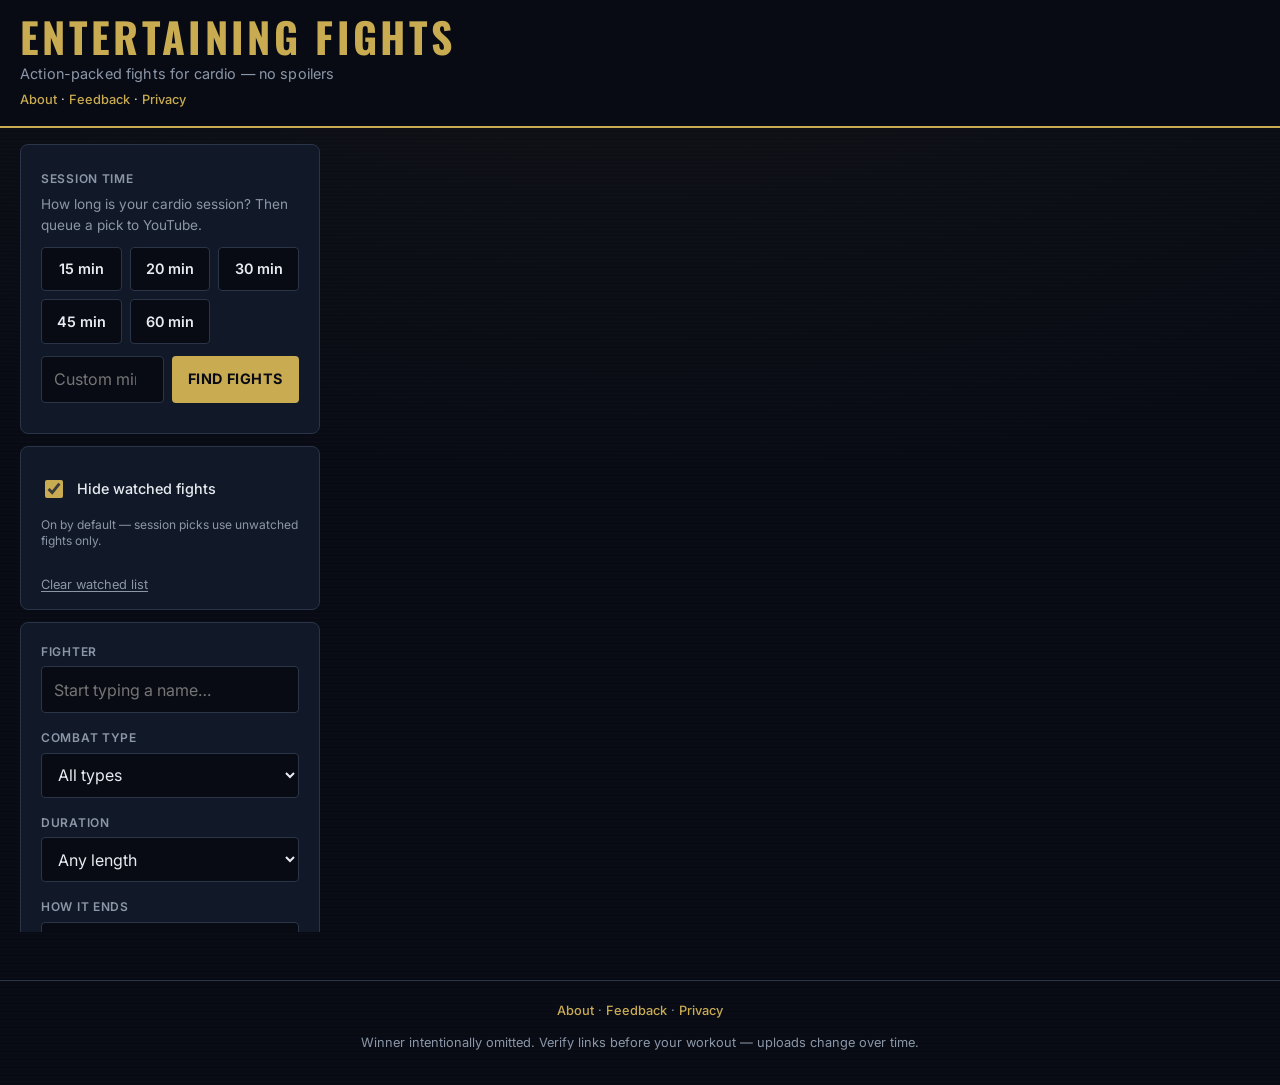
<file: index.html>
<!DOCTYPE html>
<html lang="en">
<head>
  <meta charset="UTF-8">
  <meta name="viewport" content="width=device-width, initial-scale=1.0, viewport-fit=cover">
  <meta name="theme-color" content="#080b14">
  <meta name="apple-mobile-web-app-capable" content="yes">
  <meta name="apple-mobile-web-app-status-bar-style" content="black-translucent">
  <title>Entertaining Fights — Cardio Watchlist</title>
  <link rel="preconnect" href="https://fonts.googleapis.com">
  <link rel="preconnect" href="https://fonts.gstatic.com" crossorigin>
  <link href="https://fonts.googleapis.com/css2?family=Inter:wght@400;500;600;700&family=Oswald:wght@500;600;700&display=swap" rel="stylesheet">
  <link rel="stylesheet" href="css/style.css?v=202607013">
</head>
<body>
  <header class="site-header">
    <div class="header-inner">
      <div class="brand">
        <h1><a href="index.html" class="brand-link" id="brand-home">Entertaining Fights</a></h1>
        <p class="tagline">Action-packed fights for cardio — no spoilers</p>
        <p class="brand-nav"><a href="about.html">About</a> · <a href="feedback.html">Feedback</a> · <a href="privacy.html">Privacy</a></p>
      </div>
      <div class="header-actions">
        <div class="auth-bar" id="auth-bar" aria-live="polite"></div>
        <div class="stats-scroll">
          <div class="stats" id="stats"></div>
        </div>
      </div>
    </div>
  </header>

  <div class="mobile-toolbar" id="mobile-toolbar" aria-label="Quick actions">
    <div class="mobile-run-group">
      <button
        type="button"
        class="mobile-tool-btn touch-target"
        id="mobile-run-toggle"
        aria-expanded="false"
        aria-controls="run-time-panel"
      >
        <span class="mobile-tool-icon" aria-hidden="true">⏱</span>
        <span class="mobile-tool-label" id="mobile-run-label">Session</span>
      </button>
      <button
        type="button"
        class="mobile-clear-run touch-target hidden"
        id="mobile-clear-run"
        aria-label="Clear session time"
        title="Clear session time"
      >
        ✕
      </button>
    </div>
    <button
      type="button"
      class="mobile-tool-btn touch-target"
      id="mobile-filters-toggle"
      aria-expanded="false"
      aria-controls="filters-drawer"
    >
      <span class="mobile-tool-icon" aria-hidden="true">☰</span>
      <span class="mobile-tool-label">Filters</span>
      <span class="mobile-tool-badge hidden" id="mobile-filter-badge" aria-label="Active filters"></span>
    </button>
  </div>

  <main class="main">
    <aside class="sidebar" id="sidebar">
      <div class="sidebar-card run-time-panel" id="run-time-panel">
        <label for="run-time">Session time</label>
        <p class="run-time-hint">How long is your cardio session? Then queue a pick to YouTube.</p>
        <div class="run-time-presets" role="group" aria-label="Session time presets">
          <button type="button" class="run-preset touch-target" data-minutes="15">15 min</button>
          <button type="button" class="run-preset touch-target" data-minutes="20">20 min</button>
          <button type="button" class="run-preset touch-target" data-minutes="30">30 min</button>
          <button type="button" class="run-preset touch-target" data-minutes="45">45 min</button>
          <button type="button" class="run-preset touch-target" data-minutes="60">60 min</button>
        </div>
        <div class="run-time-input-row">
          <input type="number" id="run-time" class="touch-input" min="5" max="90" step="1" placeholder="Custom min" inputmode="numeric" aria-label="Custom session minutes">
          <button type="button" class="btn-run-find touch-target" id="run-find">Find fights</button>
        </div>
        <div class="run-time-actions">
          <button type="button" class="btn-clear-run touch-target hidden" id="clear-run">Clear session</button>
          <button type="button" class="btn-run-refresh touch-target hidden" id="run-refresh" title="Show different fight picks">New picks ↻</button>
        </div>
      </div>

      <div class="filters-drawer" id="filters-drawer">
        <div class="sidebar-card watched-filter-group">
          <label class="watched-filter-label touch-target">
            <input type="checkbox" id="hide-watched" checked>
            Hide watched fights
          </label>
          <p class="watched-filter-hint">On by default — session picks use unwatched fights only.</p>
          <p class="watched-progress" id="watched-progress"></p>
          <button type="button" class="btn-reset-watched touch-target" id="reset-watched">Clear watched list</button>
        </div>

        <div class="sidebar-card filters-panel">
        <div class="filter-group fighter-search-group">
          <label for="fighter-search">Fighter</label>
          <div class="fighter-search-wrap">
            <input
              type="search"
              id="fighter-search"
              class="touch-input"
              placeholder="Start typing a name…"
              autocomplete="off"
              role="combobox"
              aria-expanded="false"
              aria-controls="fighter-suggestions"
              aria-autocomplete="list"
            >
            <ul class="fighter-suggestions hidden" id="fighter-suggestions" role="listbox"></ul>
          </div>
        </div>

        <div class="filter-group">
          <label for="sport">Combat type</label>
          <select id="sport" class="touch-input">
            <option value="all">All types</option>
            <option value="boxing">Boxing</option>
            <option value="mma">MMA</option>
            <option value="kickboxing">Kickboxing</option>
            <option value="muay thai">Muay Thai</option>
          </select>
        </div>

        <div class="filter-group">
          <label for="duration">Duration</label>
          <select id="duration" class="touch-input">
            <option value="all">Any length</option>
            <option value="short">Under 20 min</option>
            <option value="medium">20–35 min</option>
            <option value="long">35+ min</option>
          </select>
        </div>

        <div class="filter-group">
          <label for="ending">How it ends</label>
          <select id="ending" class="touch-input">
            <option value="all">Any ending</option>
            <option value="ko">KO / TKO</option>
            <option value="submission">Submission</option>
            <option value="decision">Decision</option>
            <option value="draw">Draw / No contest</option>
          </select>
        </div>

        <div class="filter-group">
          <label for="sort">Sort by</label>
          <select id="sort" class="touch-input">
            <option value="featured">Featured (mixed eras)</option>
            <option value="year-desc">Year (newest)</option>
            <option value="year-asc">Year (oldest)</option>
            <option value="duration-asc">Duration (shortest)</option>
            <option value="duration-desc">Duration (longest)</option>
            <option value="fighters">Fighters (A–Z)</option>
          </select>
        </div>

        <button type="button" class="btn-reset touch-target" id="reset">Clear filters</button>
        </div>
      </div>
    </aside>

    <section class="content">
      <div class="youtube-queue-bar hidden" id="youtube-queue-bar" aria-live="polite"></div>
      <div class="run-recommendations hidden" id="run-recommendations"></div>
      <p class="results-count" id="results-count"></p>
      <div class="fight-grid" id="fight-grid"></div>
      <p class="empty-state hidden" id="empty-state">No fights match your filters.</p>
    </section>
  </main>

  <footer class="site-footer">
    <p class="site-footer-nav"><a href="about.html">About</a> · <a href="feedback.html">Feedback</a> · <a href="privacy.html">Privacy</a></p>
    <p>Winner intentionally omitted. Verify links before your workout — uploads change over time.</p>
  </footer>

  <script src="js/app.js?v=202607017" type="module"></script>
</body>
</html>
</file>
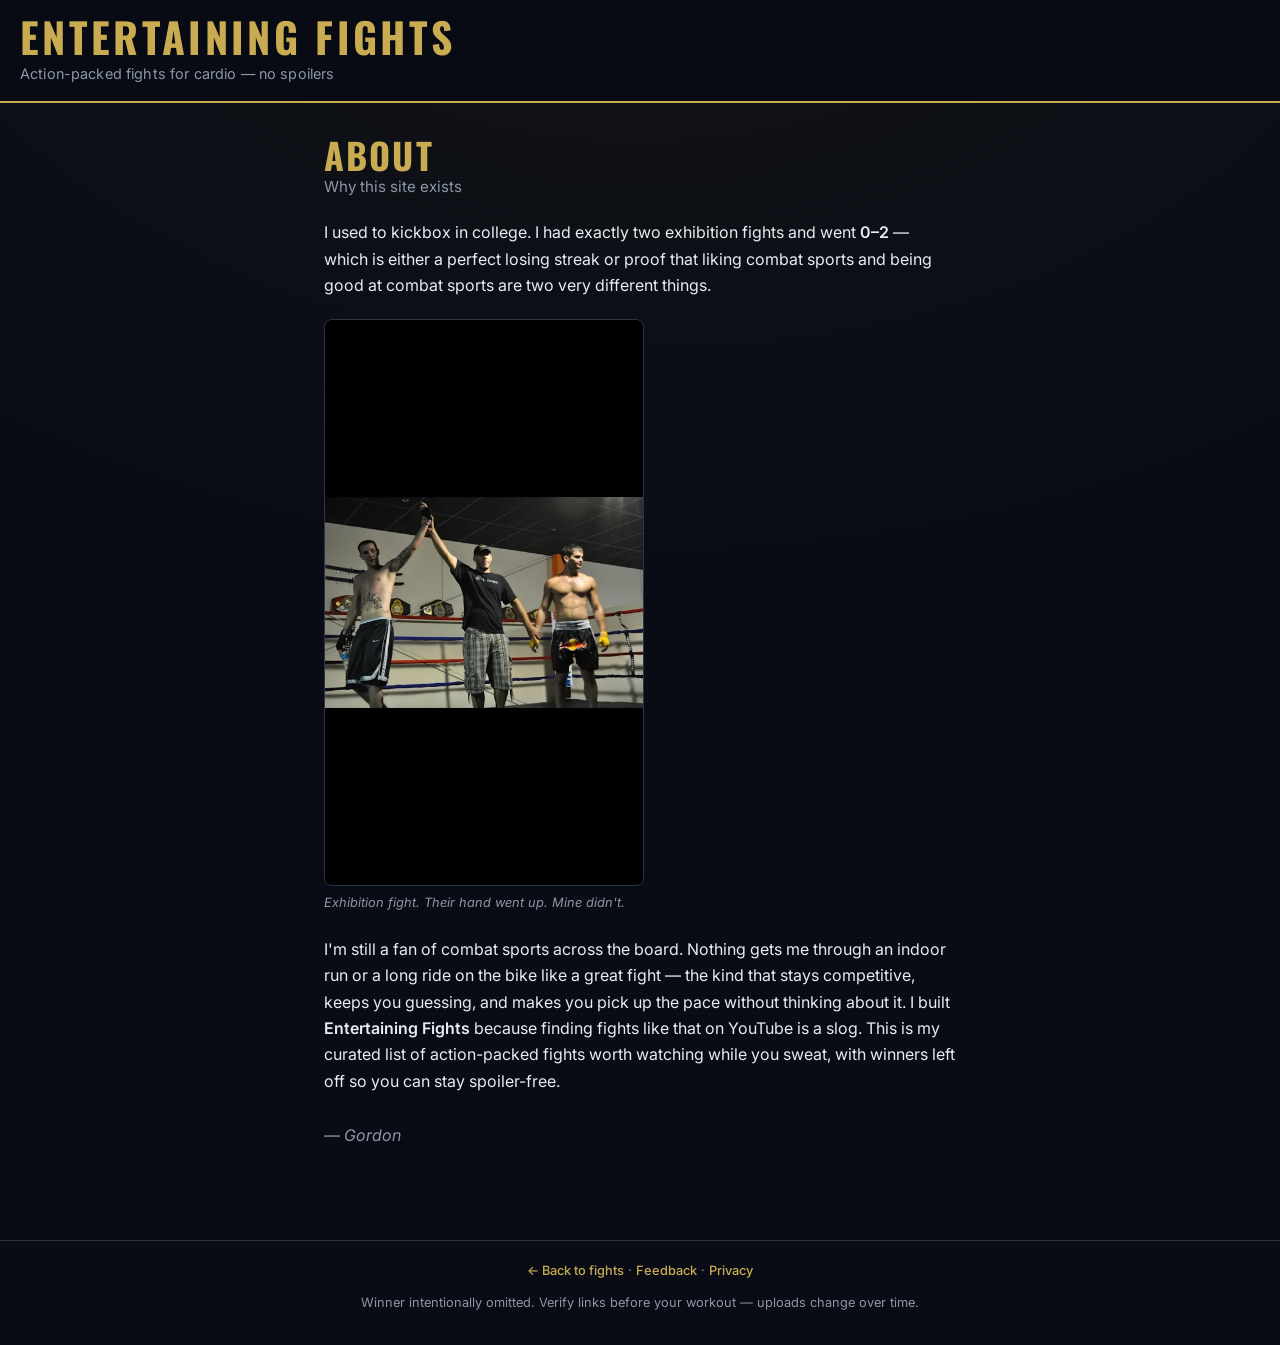
<file: about.html>
<!DOCTYPE html>
<html lang="en">
<head>
  <meta charset="UTF-8">
  <meta name="viewport" content="width=device-width, initial-scale=1.0, viewport-fit=cover">
  <meta name="theme-color" content="#080b14">
  <meta name="apple-mobile-web-app-capable" content="yes">
  <meta name="apple-mobile-web-app-status-bar-style" content="black-translucent">
  <meta name="description" content="Why Gordon built Entertaining Fights — a curated cardio watchlist of action-packed combat sports with no spoilers.">
  <title>About — Entertaining Fights</title>
  <link rel="preconnect" href="https://fonts.googleapis.com">
  <link rel="preconnect" href="https://fonts.gstatic.com" crossorigin>
  <link href="https://fonts.googleapis.com/css2?family=Inter:wght@400;500;600;700&family=Oswald:wght@500;600;700&display=swap" rel="stylesheet">
  <link rel="stylesheet" href="css/style.css">
</head>
<body>
  <header class="site-header">
    <div class="header-inner">
      <div class="brand">
        <h1><a href="index.html" class="brand-link">Entertaining Fights</a></h1>
        <p class="tagline">Action-packed fights for cardio — no spoilers</p>
      </div>
    </div>
  </header>

  <main class="content-page">
    <h2>About</h2>
    <p class="content-lead">Why this site exists</p>

    <p>I used to kickbox in college. I had exactly two exhibition fights and went <strong>0–2</strong> — which is either a perfect losing streak or proof that liking combat sports and being good at combat sports are two very different things.</p>

    <figure class="about-photo">
      <img
        src="images/about-exhibition-fight.png"
        alt="Referee raises opponent's hand after an exhibition kickboxing match"
        width="548"
        height="974"
        loading="lazy"
      >
      <figcaption>Exhibition fight. Their hand went up. Mine didn't.</figcaption>
    </figure>

    <p>I'm still a fan of combat sports across the board. Nothing gets me through an indoor run or a long ride on the bike like a great fight — the kind that stays competitive, keeps you guessing, and makes you pick up the pace without thinking about it. I built <strong>Entertaining Fights</strong> because finding fights like that on YouTube is a slog. This is my curated list of action-packed fights worth watching while you sweat, with winners left off so you can stay spoiler-free.</p>

    <p class="content-signoff">— Gordon</p>
  </main>

  <footer class="site-footer">
    <p class="site-footer-nav">
      <a href="index.html">← Back to fights</a>
      ·
      <a href="feedback.html">Feedback</a>
      ·
      <a href="privacy.html">Privacy</a>
    </p>
    <p>Winner intentionally omitted. Verify links before your workout — uploads change over time.</p>
  </footer>
</body>
</html>
</file>
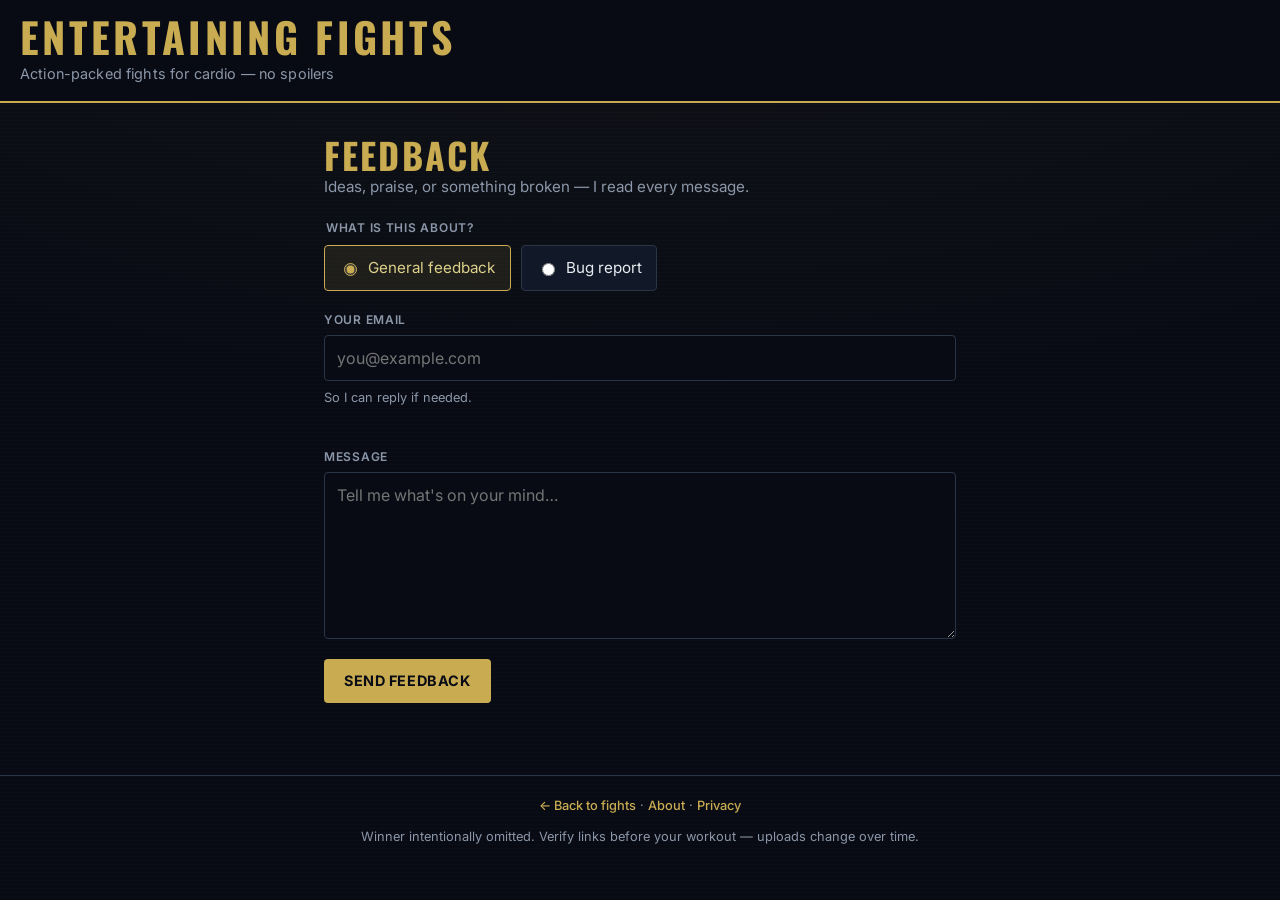
<file: feedback.html>
<!DOCTYPE html>
<html lang="en">
<head>
  <meta charset="UTF-8">
  <meta name="viewport" content="width=device-width, initial-scale=1.0, viewport-fit=cover">
  <meta name="theme-color" content="#080b14">
  <meta name="apple-mobile-web-app-capable" content="yes">
  <meta name="apple-mobile-web-app-status-bar-style" content="black-translucent">
  <meta name="description" content="Send feedback or report a bug for Entertaining Fights.">
  <title>Feedback — Entertaining Fights</title>
  <link rel="preconnect" href="https://fonts.googleapis.com">
  <link rel="preconnect" href="https://fonts.gstatic.com" crossorigin>
  <link href="https://fonts.googleapis.com/css2?family=Inter:wght@400;500;600;700&family=Oswald:wght@500;600;700&display=swap" rel="stylesheet">
  <link rel="stylesheet" href="css/style.css">
</head>
<body>
  <header class="site-header">
    <div class="header-inner">
      <div class="brand">
        <h1><a href="index.html" class="brand-link">Entertaining Fights</a></h1>
        <p class="tagline">Action-packed fights for cardio — no spoilers</p>
      </div>
    </div>
  </header>

  <main class="content-page">
    <h2>Feedback</h2>
    <p class="content-lead">Ideas, praise, or something broken — I read every message.</p>

    <form class="feedback-form" id="feedback-form" novalidate>
      <fieldset class="feedback-type-group">
        <legend class="feedback-type-legend">What is this about?</legend>
        <div class="feedback-type-options">
          <label class="feedback-type-option">
            <input type="radio" name="type" value="general" checked>
            <span>General feedback</span>
          </label>
          <label class="feedback-type-option">
            <input type="radio" name="type" value="bug">
            <span>Bug report</span>
          </label>
        </div>
      </fieldset>

      <div class="filter-group">
        <label for="feedback-email">Your email</label>
        <input
          type="email"
          id="feedback-email"
          name="email"
          class="touch-input"
          autocomplete="email"
          placeholder="you@example.com"
          required
        >
        <p class="feedback-hint">So I can reply if needed.</p>
      </div>

      <div class="filter-group">
        <label for="feedback-message">Message</label>
        <textarea
          id="feedback-message"
          name="message"
          class="touch-input feedback-textarea"
          rows="6"
          placeholder="Tell me what's on your mind…"
          required
          maxlength="5000"
        ></textarea>
      </div>

      <div class="feedback-honeypot" aria-hidden="true">
        <label for="feedback-website">Website</label>
        <input type="text" id="feedback-website" name="website" tabindex="-1" autocomplete="off">
      </div>

      <p class="feedback-status hidden" id="feedback-status" role="status" aria-live="polite"></p>

      <button type="submit" class="btn-feedback-submit touch-target" id="feedback-submit">
        Send feedback
      </button>
    </form>
  </main>

  <footer class="site-footer">
    <p class="site-footer-nav">
      <a href="index.html">← Back to fights</a>
      ·
      <a href="about.html">About</a>
      ·
      <a href="privacy.html">Privacy</a>
    </p>
    <p>Winner intentionally omitted. Verify links before your workout — uploads change over time.</p>
  </footer>

  <script src="js/feedback.js" type="module"></script>
</body>
</html>
</file>
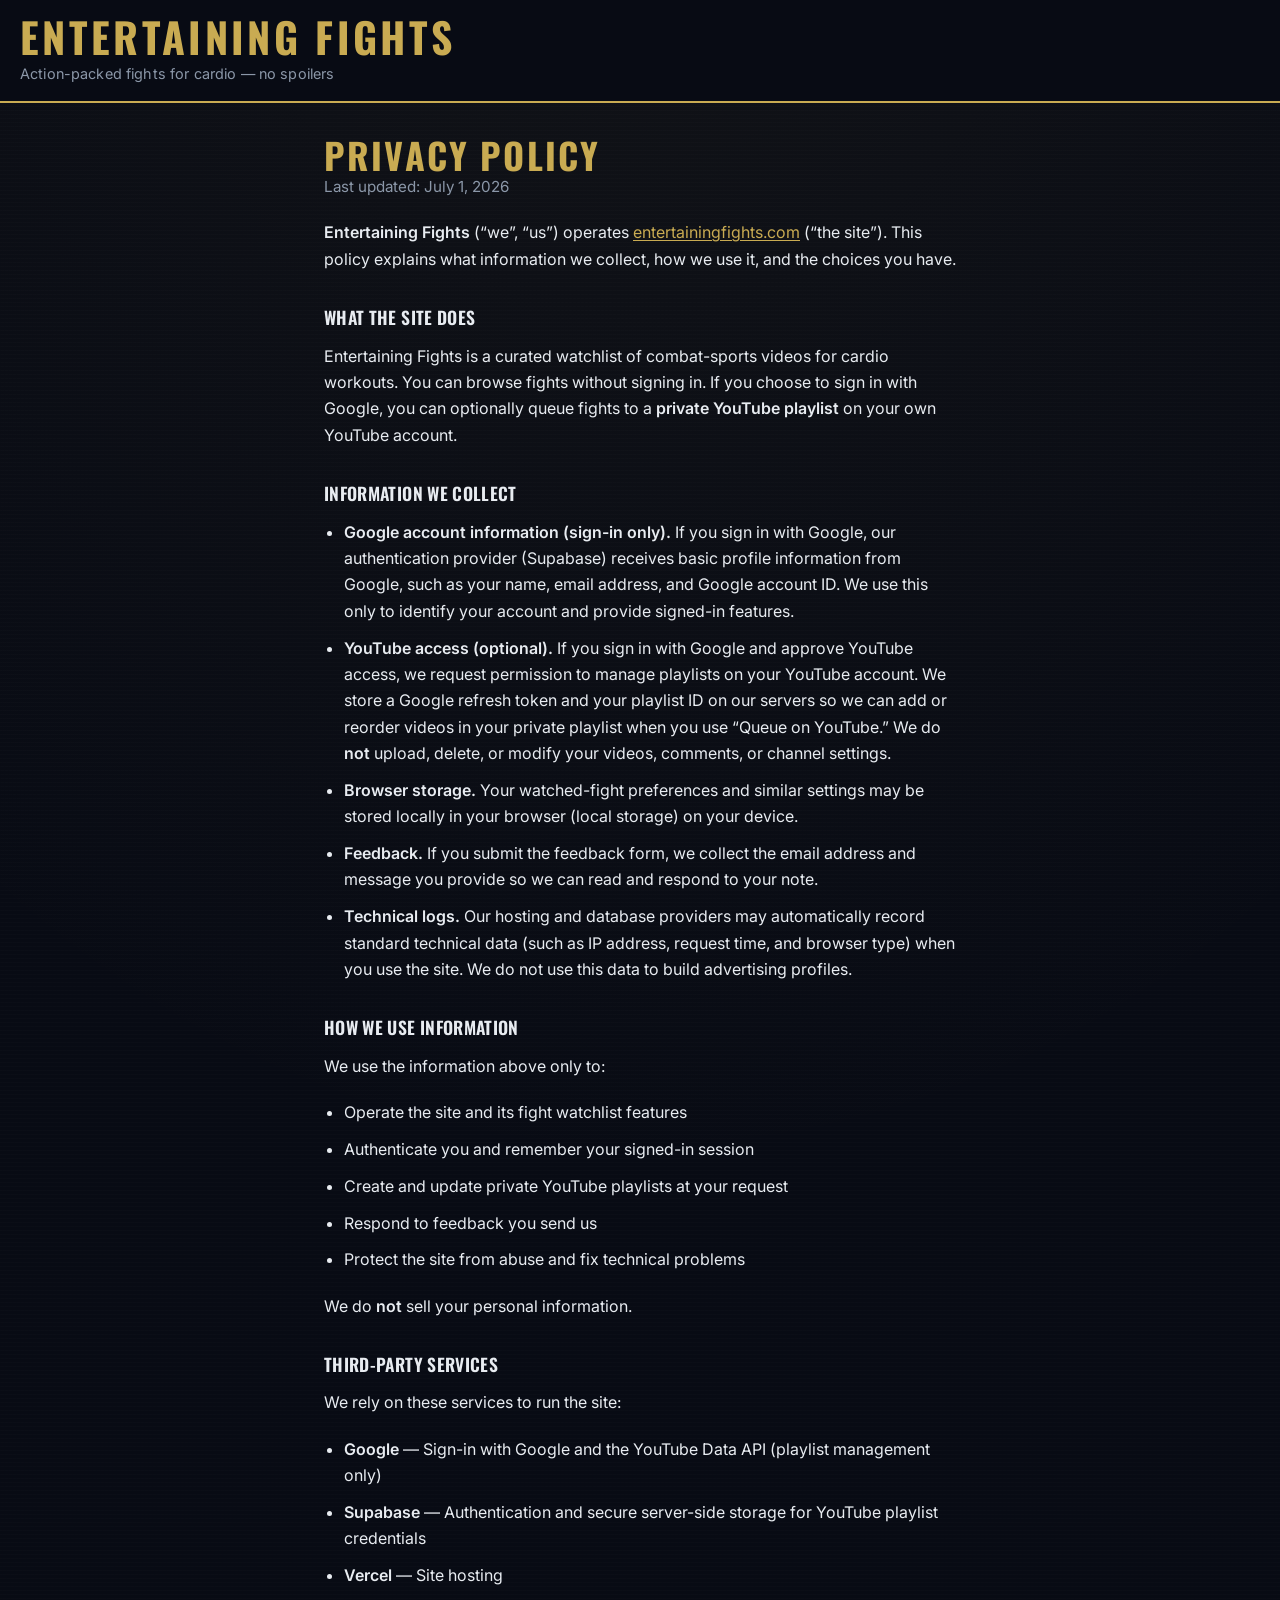
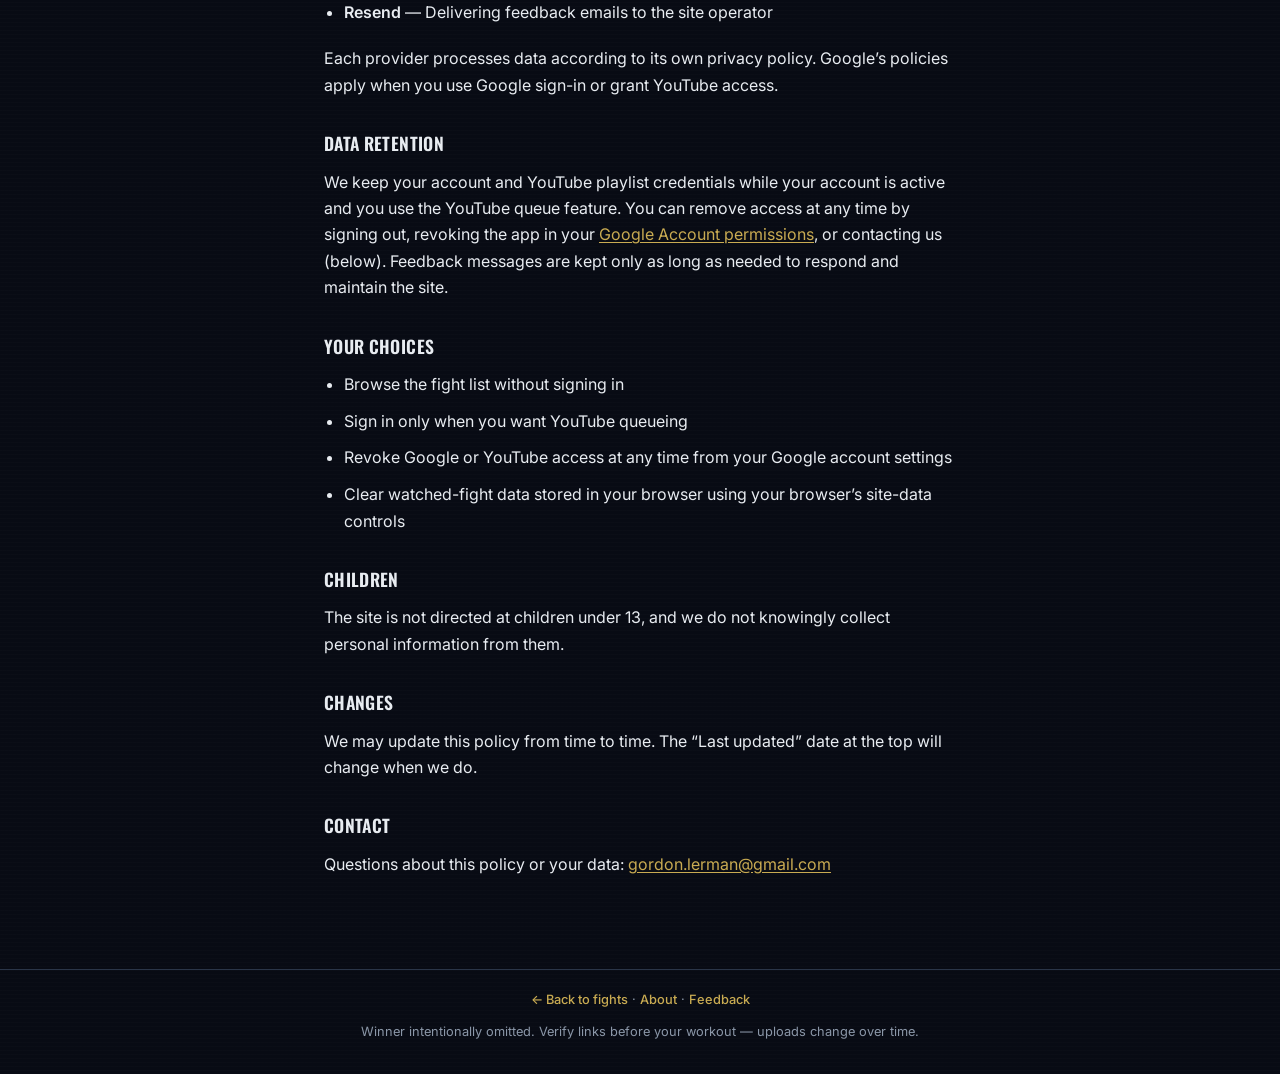
<file: privacy.html>
<!DOCTYPE html>
<html lang="en">
<head>
  <meta charset="UTF-8">
  <meta name="viewport" content="width=device-width, initial-scale=1.0, viewport-fit=cover">
  <meta name="theme-color" content="#080b14">
  <meta name="apple-mobile-web-app-capable" content="yes">
  <meta name="apple-mobile-web-app-status-bar-style" content="black-translucent">
  <meta name="description" content="Privacy policy for Entertaining Fights at entertainingfights.com — how we handle sign-in, YouTube playlist access, and feedback.">
  <title>Privacy Policy — Entertaining Fights</title>
  <link rel="preconnect" href="https://fonts.googleapis.com">
  <link rel="preconnect" href="https://fonts.gstatic.com" crossorigin>
  <link href="https://fonts.googleapis.com/css2?family=Inter:wght@400;500;600;700&family=Oswald:wght@500;600;700&display=swap" rel="stylesheet">
  <link rel="stylesheet" href="css/style.css">
</head>
<body>
  <header class="site-header">
    <div class="header-inner">
      <div class="brand">
        <h1><a href="index.html" class="brand-link">Entertaining Fights</a></h1>
        <p class="tagline">Action-packed fights for cardio — no spoilers</p>
      </div>
    </div>
  </header>

  <main class="content-page">
    <h2>Privacy Policy</h2>
    <p class="content-lead">Last updated: July 1, 2026</p>

    <p>
      <strong>Entertaining Fights</strong> (“we”, “us”) operates
      <a href="https://entertainingfights.com/">entertainingfights.com</a>
      (“the site”). This policy explains what information we collect, how we use it, and the choices you have.
    </p>

    <h3>What the site does</h3>
    <p>
      Entertaining Fights is a curated watchlist of combat-sports videos for cardio workouts. You can browse fights without signing in.
      If you choose to sign in with Google, you can optionally queue fights to a <strong>private YouTube playlist</strong> on your own YouTube account.
    </p>

    <h3>Information we collect</h3>
    <ul>
      <li>
        <strong>Google account information (sign-in only).</strong>
        If you sign in with Google, our authentication provider (Supabase) receives basic profile information from Google, such as your name, email address, and Google account ID. We use this only to identify your account and provide signed-in features.
      </li>
      <li>
        <strong>YouTube access (optional).</strong>
        If you sign in with Google and approve YouTube access, we request permission to manage playlists on your YouTube account. We store a Google refresh token and your playlist ID on our servers so we can add or reorder videos in your private playlist when you use “Queue on YouTube.” We do <strong>not</strong> upload, delete, or modify your videos, comments, or channel settings.
      </li>
      <li>
        <strong>Browser storage.</strong>
        Your watched-fight preferences and similar settings may be stored locally in your browser (local storage) on your device.
      </li>
      <li>
        <strong>Feedback.</strong>
        If you submit the feedback form, we collect the email address and message you provide so we can read and respond to your note.
      </li>
      <li>
        <strong>Technical logs.</strong>
        Our hosting and database providers may automatically record standard technical data (such as IP address, request time, and browser type) when you use the site. We do not use this data to build advertising profiles.
      </li>
    </ul>

    <h3>How we use information</h3>
    <p>We use the information above only to:</p>
    <ul>
      <li>Operate the site and its fight watchlist features</li>
      <li>Authenticate you and remember your signed-in session</li>
      <li>Create and update private YouTube playlists at your request</li>
      <li>Respond to feedback you send us</li>
      <li>Protect the site from abuse and fix technical problems</li>
    </ul>
    <p>We do <strong>not</strong> sell your personal information.</p>

    <h3>Third-party services</h3>
    <p>We rely on these services to run the site:</p>
    <ul>
      <li><strong>Google</strong> — Sign-in with Google and the YouTube Data API (playlist management only)</li>
      <li><strong>Supabase</strong> — Authentication and secure server-side storage for YouTube playlist credentials</li>
      <li><strong>Vercel</strong> — Site hosting</li>
      <li><strong>Resend</strong> — Delivering feedback emails to the site operator</li>
    </ul>
    <p>
      Each provider processes data according to its own privacy policy. Google’s policies apply when you use Google sign-in or grant YouTube access.
    </p>

    <h3>Data retention</h3>
    <p>
      We keep your account and YouTube playlist credentials while your account is active and you use the YouTube queue feature.
      You can remove access at any time by signing out, revoking the app in your
      <a href="https://myaccount.google.com/permissions" rel="noopener noreferrer">Google Account permissions</a>,
      or contacting us (below). Feedback messages are kept only as long as needed to respond and maintain the site.
    </p>

    <h3>Your choices</h3>
    <ul>
      <li>Browse the fight list without signing in</li>
      <li>Sign in only when you want YouTube queueing</li>
      <li>Revoke Google or YouTube access at any time from your Google account settings</li>
      <li>Clear watched-fight data stored in your browser using your browser’s site-data controls</li>
    </ul>

    <h3>Children</h3>
    <p>The site is not directed at children under 13, and we do not knowingly collect personal information from them.</p>

    <h3>Changes</h3>
    <p>We may update this policy from time to time. The “Last updated” date at the top will change when we do.</p>

    <h3>Contact</h3>
    <p>
      Questions about this policy or your data:
      <a href="mailto:gordon.lerman@gmail.com">gordon.lerman@gmail.com</a>
    </p>
  </main>

  <footer class="site-footer">
    <p class="site-footer-nav">
      <a href="index.html">← Back to fights</a>
      ·
      <a href="about.html">About</a>
      ·
      <a href="feedback.html">Feedback</a>
    </p>
    <p>Winner intentionally omitted. Verify links before your workout — uploads change over time.</p>
  </footer>
</body>
</html>
</file>
<file: css/style.css>
:root {
  --bg: #080b14;
  --surface: #111827;
  --surface-hover: #1a2234;
  --border: #2a3548;
  --border-hover: #3d4d66;
  --text: #e8ecf1;
  --text-muted: #8b97a8;
  --accent: #c9ab52;
  --accent-light: #ddd08a;
  --accent-on-dark: #080b14;
  --accent-soft: rgba(201, 171, 82, 0.1);
  --accent-border: rgba(201, 171, 82, 0.35);
  --success: #4ade80;
  --boxing: #f4a261;
  --mma: #2a9d8f;
  --kickboxing: #457b9d;
  --muay-thai: #9b5de5;
  --radius: 8px;
  --radius-sm: 4px;
  --font-display: "Oswald", sans-serif;
  --font-body: "Inter", system-ui, sans-serif;
  --touch-min: 44px;
  --safe-top: env(safe-area-inset-top, 0px);
  --safe-right: env(safe-area-inset-right, 0px);
  --safe-bottom: env(safe-area-inset-bottom, 0px);
  --safe-left: env(safe-area-inset-left, 0px);
  --header-height: 5.5rem;
  --mobile-toolbar-height: 3.35rem;
}

*,
*::before,
*::after {
  box-sizing: border-box;
}

html {
  -webkit-text-size-adjust: 100%;
  scroll-behavior: smooth;
  overflow-x: clip;
}

body {
  margin: 0;
  min-height: 100vh;
  min-height: 100dvh;
  overflow-x: clip;
  font-family: var(--font-body);
  font-size: 16px;
  line-height: 1.5;
  color: var(--text);
  background-color: var(--bg);
  background-image:
    radial-gradient(ellipse 90% 55% at 50% -10%, rgba(201, 171, 82, 0.05), transparent),
    repeating-linear-gradient(
      0deg,
      transparent,
      transparent 3px,
      rgba(255, 255, 255, 0.012) 3px,
      rgba(255, 255, 255, 0.012) 4px
    );
  padding-left: var(--safe-left);
  padding-right: var(--safe-right);
  padding-bottom: var(--safe-bottom);
  -webkit-tap-highlight-color: rgba(201, 171, 82, 0.15);
}

.touch-target {
  min-height: var(--touch-min);
}

.touch-input {
  min-height: var(--touch-min);
  font-size: 16px;
}

.site-header {
  border-bottom: 2px solid var(--accent);
  background: var(--bg);
  position: sticky;
  top: 0;
  z-index: 20;
  padding-top: var(--safe-top);
  width: 100%;
  min-width: 0;
  box-sizing: border-box;
}

.header-inner {
  max-width: 1400px;
  margin: 0 auto;
  padding: 1rem 1.25rem;
  display: flex;
  flex-wrap: wrap;
  align-items: flex-end;
  justify-content: space-between;
  gap: 0.75rem 1rem;
}

.header-actions {
  display: flex;
  flex-direction: column;
  align-items: flex-end;
  gap: 0.65rem;
  flex: 1 1 auto;
  max-width: 100%;
  min-width: 0;
}

.auth-bar {
  display: flex;
  flex-direction: column;
  align-items: flex-end;
  gap: 0.35rem;
  width: 100%;
  max-width: 100%;
  min-width: 0;
}

.auth-hint {
  margin: 0;
  font-size: 0.8rem;
  color: var(--text-muted);
  text-align: right;
}

.auth-signed-in {
  display: flex;
  align-items: center;
  gap: 0.55rem;
  max-width: 100%;
  min-width: 0;
}

.auth-user-meta {
  display: flex;
  flex-wrap: wrap;
  align-items: center;
  gap: 0.35rem 0.5rem;
  min-width: 0;
  flex: 1 1 auto;
}

.auth-avatar {
  width: 28px;
  height: 28px;
  border-radius: 50%;
  object-fit: cover;
  border: 1px solid var(--border);
}

.auth-avatar-fallback {
  display: inline-flex;
  align-items: center;
  justify-content: center;
  background: var(--surface-hover);
  color: var(--text);
  font-size: 0.85rem;
  font-weight: 600;
}

.auth-name {
  font-size: 0.9rem;
  color: var(--text);
  max-width: 10rem;
  overflow: hidden;
  text-overflow: ellipsis;
  white-space: nowrap;
  min-width: 0;
}

.auth-youtube-badge {
  display: inline-flex;
  align-items: center;
  padding: 0.15rem 0.5rem;
  border-radius: 999px;
  background: rgba(255, 0, 0, 0.12);
  border: 1px solid rgba(255, 60, 60, 0.35);
  color: #ff6b6b;
  font-size: 0.65rem;
  font-weight: 700;
  text-transform: uppercase;
  letter-spacing: 0.04em;
  white-space: nowrap;
}

.btn-auth {
  border: 1px solid var(--border);
  background: var(--surface);
  color: var(--text);
  border-radius: 999px;
  padding: 0.45rem 0.9rem;
  font: inherit;
  font-size: 0.9rem;
  cursor: pointer;
  transition: background 0.15s ease, border-color 0.15s ease;
  max-width: 100%;
  box-sizing: border-box;
}

.btn-auth:hover {
  background: var(--surface-hover);
  border-color: var(--border-hover);
}

.btn-google {
  display: inline-flex;
  align-items: center;
  justify-content: center;
  gap: 0.55rem;
  font-weight: 500;
  white-space: nowrap;
}

.btn-google-label--short {
  display: none;
}

.auth-hint--mobile {
  display: none;
}

.btn-google-icon {
  display: inline-flex;
  align-items: center;
  justify-content: center;
  width: 1.25rem;
  height: 1.25rem;
  border-radius: 50%;
  background: #fff;
  color: #4285f4;
  font-weight: 700;
  font-size: 0.8rem;
}

.btn-sign-out {
  font-size: 0.82rem;
  padding: 0.35rem 0.75rem;
}

.brand h1 {
  margin: 0;
  font-family: var(--font-display);
  font-size: clamp(1.85rem, 5.5vw, 2.6rem);
  font-weight: 700;
  letter-spacing: 0.08em;
  line-height: 1;
  color: var(--accent);
  text-transform: uppercase;
}

.tagline {
  margin: 0.35rem 0 0;
  color: var(--text-muted);
  font-size: clamp(0.8rem, 2.5vw, 0.9rem);
  letter-spacing: 0.01em;
}

.brand-nav {
  margin: 0.35rem 0 0;
  font-size: 0.8rem;
}

.brand-nav a {
  color: var(--accent);
  text-decoration: none;
  font-weight: 500;
}

.brand-nav a:hover {
  color: var(--accent-light);
  text-decoration: underline;
}

.stats-scroll {
  max-width: 100%;
  overflow-x: auto;
  -webkit-overflow-scrolling: touch;
  scrollbar-width: none;
  margin-left: auto;
  min-width: 0;
  padding-inline: 0.125rem;
  scroll-padding-inline: 0.75rem;
}

.stats-scroll::-webkit-scrollbar {
  display: none;
}

.stats {
  display: flex;
  flex-wrap: nowrap;
  gap: 0.35rem;
  padding: 0 0.15rem 0.15rem;
}

.stat-pill {
  flex-shrink: 0;
  padding: 0.4rem 0.7rem;
  min-height: 2rem;
  border-radius: var(--radius-sm);
  background: var(--surface);
  border: 1px solid var(--border);
  font: inherit;
  font-size: 0.72rem;
  font-weight: 600;
  text-transform: uppercase;
  letter-spacing: 0.04em;
  color: var(--text-muted);
  white-space: nowrap;
  cursor: pointer;
  transition: border-color 0.15s, background 0.15s, color 0.15s, transform 0.1s;
}

.stat-pill:hover {
  border-color: var(--border-hover);
  color: var(--text);
  background: var(--surface-hover);
}

.stat-pill:active {
  transform: scale(0.97);
}

.stat-pill.active {
  background: var(--accent);
  border-color: var(--accent);
  color: var(--accent-on-dark);
}

.stat-pill.active strong {
  color: inherit;
}

.stat-pill-boxing.active {
  background: var(--boxing);
  border-color: var(--boxing);
  color: var(--accent-on-dark);
}

.stat-pill-boxing.active strong {
  color: var(--accent-on-dark);
}

.stat-pill-mma.active {
  background: var(--mma);
  border-color: var(--mma);
  color: #fff;
}

.stat-pill-mma.active strong {
  color: #fff;
}

.stat-pill-kickboxing.active {
  background: var(--kickboxing);
  border-color: var(--kickboxing);
  color: #fff;
}

.stat-pill-kickboxing.active strong {
  color: #fff;
}

.stat-pill-muay-thai.active {
  background: var(--muay-thai);
  border-color: var(--muay-thai);
  color: #fff;
}

.stat-pill-muay-thai.active strong {
  color: var(--muay-thai);
}

.stat-pill strong {
  color: var(--text);
  font-weight: 600;
}

.mobile-toolbar {
  display: none;
}

.filters-drawer {
  display: flex;
  flex-direction: column;
  gap: 0.75rem;
}

.main {
  max-width: 1400px;
  margin: 0 auto;
  padding: 1rem 1.25rem 1.5rem;
  display: grid;
  grid-template-columns: minmax(240px, 280px) minmax(0, 1fr);
  gap: 1.5rem 2rem;
  align-items: start;
}

.sidebar {
  position: sticky;
  top: calc(var(--header-height) + var(--safe-top) + 0.75rem);
  display: flex;
  flex-direction: column;
  gap: 0.75rem;
  max-height: calc(100dvh - var(--header-height) - var(--safe-top) - 1.5rem);
  overflow-y: auto;
  overscroll-behavior: contain;
  scrollbar-width: thin;
}

.sidebar-card {
  padding: 1.25rem;
  background: var(--surface);
  border: 1px solid var(--border);
  border-radius: var(--radius);
}

.run-time-panel > label {
  font-size: 0.75rem;
  font-weight: 600;
  text-transform: uppercase;
  letter-spacing: 0.06em;
  color: var(--text-muted);
}

.run-time-hint {
  margin: 0.35rem 0 0.75rem;
  font-size: 0.85rem;
  color: var(--text-muted);
}

.run-time-presets {
  display: grid;
  grid-template-columns: repeat(3, 1fr);
  gap: 0.5rem;
  margin-bottom: 0.75rem;
}

.run-preset {
  padding: 0.65rem 0.35rem;
  border: 1px solid var(--border);
  border-radius: var(--radius-sm);
  background: var(--bg);
  color: var(--text);
  font: inherit;
  font-size: 0.9rem;
  font-weight: 600;
  cursor: pointer;
  transition: border-color 0.15s, background 0.15s, color 0.15s, box-shadow 0.15s;
}

.run-preset:hover {
  border-color: var(--border-hover);
  background: var(--surface-hover);
}

.run-preset.active {
  background: var(--accent-soft);
  border-color: var(--accent-border);
  color: var(--accent-light);
}

.run-time-input-row {
  display: grid;
  grid-template-columns: 1fr auto;
  gap: 0.5rem;
}

input[type="number"] {
  width: 100%;
  padding: 0.65rem 0.75rem;
  border: 1px solid var(--border);
  border-radius: var(--radius-sm);
  background: var(--bg);
  color: var(--text);
  font: inherit;
}

input[type="number"]:focus {
  outline: 2px solid var(--accent);
  outline-offset: 1px;
}

.btn-run-find {
  min-height: var(--touch-min);
  padding: 0.65rem 1rem;
  border: none;
  border-radius: var(--radius-sm);
  background: var(--accent);
  color: var(--accent-on-dark);
  font: inherit;
  font-size: 0.9rem;
  font-weight: 700;
  text-transform: uppercase;
  letter-spacing: 0.04em;
  cursor: pointer;
  white-space: nowrap;
  transition: opacity 0.15s, background 0.15s;
}

.btn-run-find:hover {
  opacity: 0.92;
  background: var(--accent-light);
}

.run-time-actions {
  display: flex;
  flex-wrap: wrap;
  gap: 0.5rem;
  margin-top: 0.65rem;
}

.btn-clear-run,
.btn-run-refresh {
  flex: 1;
  min-width: 7rem;
  min-height: var(--touch-min);
  padding: 0.55rem 0.75rem;
  border-radius: var(--radius-sm);
  font: inherit;
  font-size: 0.85rem;
  font-weight: 600;
  cursor: pointer;
  transition: background 0.15s, color 0.15s;
}

.btn-clear-run {
  border: 1px solid var(--border);
  background: transparent;
  color: var(--text-muted);
}

.btn-clear-run:hover {
  background: var(--surface-hover);
  color: var(--text);
  border-color: var(--border-hover);
}

.btn-run-refresh {
  border: 1px solid var(--accent-border);
  background: var(--accent-soft);
  color: var(--accent-light);
}

.btn-run-refresh:hover {
  background: var(--accent);
  color: var(--accent-on-dark);
}

.run-rec-header {
  display: flex;
  flex-wrap: wrap;
  align-items: flex-start;
  justify-content: space-between;
  gap: 0.75rem;
  margin-bottom: 0.25rem;
}

.run-rec-header .btn-run-refresh {
  flex: 0 0 auto;
  min-width: auto;
  padding: 0.55rem 0.85rem;
}

.run-rec-actions {
  display: flex;
  flex-wrap: wrap;
  gap: 0.5rem;
  flex: 0 0 auto;
}

.run-rec-actions .btn-clear-run,
.run-rec-actions .btn-run-refresh {
  flex: 1 1 auto;
  min-width: 7rem;
  width: auto;
  margin-top: 0;
}

.run-rec-stack-fights {
  display: flex;
  flex-direction: column;
  gap: 0.35rem;
  margin-top: 0.35rem;
}

.run-rec-stack-row {
  display: flex;
  flex-wrap: wrap;
  align-items: center;
  justify-content: space-between;
  gap: 0.35rem 0.75rem;
  font-size: 0.85rem;
}

.run-rec-stack-row span {
  color: var(--text);
}

.run-rec-stack-row-actions {
  display: flex;
  flex-wrap: wrap;
  align-items: center;
  gap: 0.5rem 0.75rem;
}

.run-rec-stack-row .watched-control {
  margin-bottom: 0;
}

.run-rec-stack-row.is-watched-rec .run-rec-stack-fighters {
  text-decoration: none;
}

.btn-clear-run {
  width: auto;
  margin-top: 0;
  padding: 0.55rem 0.75rem;
  border: 1px solid var(--border);
  background: transparent;
  text-decoration: none;
}

.btn-clear-run:hover {
  text-decoration: none;
}

.run-recommendations {
  margin-bottom: 1.25rem;
  padding: 1.25rem 1.35rem;
  background: var(--surface);
  border: 1px solid var(--accent-border);
  border-top: 3px solid var(--accent);
  border-radius: var(--radius);
}

.run-rec-heading {
  margin: 0 0 0.35rem;
  font-family: var(--font-display);
  font-size: clamp(1.4rem, 4vw, 1.75rem);
  font-weight: 700;
  letter-spacing: 0.06em;
  text-transform: uppercase;
  color: var(--accent);
}

.run-rec-sub {
  margin: 0 0 1rem;
  font-size: 0.9rem;
  color: var(--text-muted);
}

.run-rec-section {
  margin-top: 1rem;
}

.run-rec-section:first-of-type {
  margin-top: 0;
}

.run-rec-section h3 {
  margin: 0 0 0.65rem;
  font-size: 0.75rem;
  font-weight: 600;
  text-transform: uppercase;
  letter-spacing: 0.06em;
  color: var(--text-muted);
}

.run-rec-list {
  display: flex;
  flex-direction: column;
  gap: 0.5rem;
}

.run-rec-item {
  display: flex;
  flex-direction: column;
  align-items: stretch;
  gap: 0.75rem;
  padding: 0.9rem 1rem;
  background: var(--bg);
  border: 1px solid var(--border);
  border-radius: var(--radius-sm);
}

.run-rec-item-main {
  min-width: 0;
}

.run-rec-actions-row {
  display: flex;
  flex-wrap: wrap;
  align-items: center;
  gap: 0.5rem;
  padding-top: 0.65rem;
  border-top: 1px solid var(--border);
}

.run-rec-actions-row--stack {
  justify-content: flex-start;
}

.run-rec-item-body {
  display: flex;
  flex-direction: column;
  gap: 0.35rem;
  min-width: 0;
}

@media (min-width: 520px) {
  .run-rec-actions-row {
    gap: 0.65rem;
  }
}

.run-rec-item.best-match {
  border-color: var(--accent-border);
  border-left: 3px solid var(--accent);
  background: var(--accent-soft);
}

.run-rec-fighters {
  font-family: var(--font-display);
  font-weight: 600;
  font-size: 1.05rem;
  letter-spacing: 0.03em;
  text-transform: uppercase;
  word-break: break-word;
}

.run-rec-meta {
  font-size: 0.8rem;
  color: var(--text-muted);
}

.run-rec-fighters .fight-year,
.run-rec-stack-fighters .fight-year {
  font-weight: 500;
  margin-left: 0.15rem;
}

.run-rec-fight-details {
  margin-top: 0.65rem;
}

.run-rec-fight-head {
  display: flex;
  align-items: center;
  gap: 0.75rem;
  margin-bottom: 0.5rem;
}

.run-rec-meta-grid {
  margin-bottom: 0;
  padding-top: 0.65rem;
}

.run-rec-stack-row-main {
  display: flex;
  flex-direction: column;
  gap: 0.25rem;
  min-width: 0;
  flex: 1 1 12rem;
}

.run-rec-stack-fighters {
  font-weight: 600;
}

.run-rec-stack-detail {
  display: flex;
  flex-wrap: wrap;
  align-items: center;
  gap: 0.35rem 0.5rem;
  font-size: 0.78rem;
  color: var(--text-muted);
  line-height: 1.35;
}

.run-rec-stack-detail .sport-badge {
  font-size: 0.58rem;
  padding: 0.18rem 0.42rem;
}

.run-rec-item a {
  display: inline-flex;
  align-items: center;
  justify-content: center;
  min-height: var(--touch-min);
  padding: 0.5rem 1rem;
  border-radius: var(--radius-sm);
  background: var(--accent-soft);
  border: 1px solid var(--accent-border);
  font-size: 0.85rem;
  font-weight: 600;
  color: var(--accent-light);
  text-decoration: none;
  white-space: nowrap;
  flex: 1 1 auto;
  transition: background 0.15s, color 0.15s, border-color 0.15s;
}

.run-rec-item a:hover {
  background: var(--accent);
  border-color: var(--accent);
  color: var(--accent-on-dark);
}

.run-rec-actions-row .btn-youtube-queue,
.run-rec-actions-row .btn-youtube-open,
.run-rec-actions-row .btn-mark-watched {
  flex: 1 1 auto;
}

.run-rec-actions-row .watched-control {
  margin-bottom: 0;
  flex: 0 0 auto;
}

.btn-mark-watched {
  display: inline-flex;
  align-items: center;
  justify-content: center;
  min-height: var(--touch-min);
  padding: 0.55rem 0.85rem;
  border: 1px solid var(--success);
  border-radius: var(--radius-sm);
  background: transparent;
  color: var(--success);
  font: inherit;
  font-size: 0.85rem;
  font-weight: 600;
  cursor: pointer;
  text-decoration: none;
}

.btn-mark-watched:hover {
  background: color-mix(in srgb, var(--success) 12%, transparent);
}

.run-rec-actions-row .run-rec-queue-success {
  flex: 1 1 100%;
  font-size: 0.75rem;
  color: var(--success);
  line-height: 1.35;
}

.run-rec-queue-error {
  margin: 0;
  flex: 1 1 100%;
  font-size: 0.75rem;
  color: var(--accent-light);
}

.btn-youtube-queue,
.btn-youtube-open {
  display: inline-flex;
  align-items: center;
  justify-content: center;
  min-height: var(--touch-min);
  padding: 0.5rem 1rem;
  border-radius: var(--radius-sm);
  font-size: 0.85rem;
  font-weight: 600;
  text-decoration: none;
  cursor: pointer;
  border: 1px solid rgba(255, 60, 60, 0.45);
  background: rgba(255, 0, 0, 0.14);
  color: #ff9a9a;
  font-family: inherit;
  transition: background 0.15s ease, color 0.15s ease, border-color 0.15s ease;
}

.btn-youtube-queue:hover:not(:disabled),
.btn-youtube-open:hover {
  background: #cc0000;
  border-color: #cc0000;
  color: #fff;
}

.btn-youtube-queue:disabled {
  opacity: 0.65;
  cursor: wait;
}

.run-rec-stack {
  font-size: 0.85rem;
  color: var(--text-muted);
  margin-top: 0.25rem;
}

.fight-card.run-pick {
  border-color: var(--accent-border);
  background: var(--accent-soft);
}

.run-pick-badge {
  display: inline-block;
  margin-bottom: 0.5rem;
  padding: 0.15rem 0.5rem;
  border-radius: var(--radius-sm);
  background: var(--accent);
  color: var(--accent-on-dark);
  font-size: 0.65rem;
  font-weight: 700;
  text-transform: uppercase;
  letter-spacing: 0.06em;
}

.fight-card.is-watched {
  opacity: 0.55;
}

.fight-card.is-watched .fighters {
  color: var(--text-muted);
  text-decoration: none;
}

.watched-filter-group {
  padding-bottom: 0.15rem;
}

.watched-filter-label {
  display: flex;
  align-items: center;
  gap: 0.65rem;
  min-height: var(--touch-min);
  font-size: 0.9rem;
  font-weight: 500;
  cursor: pointer;
  color: var(--text);
}

.watched-filter-label input {
  width: 1.15rem;
  height: 1.15rem;
  accent-color: var(--accent);
  cursor: pointer;
  flex-shrink: 0;
}

.watched-filter-hint {
  margin: 0.35rem 0 0;
  font-size: 0.75rem;
  color: var(--text-muted);
  line-height: 1.35;
}

.watched-progress {
  margin: 0.35rem 0 0;
  font-size: 0.8rem;
  color: var(--text-muted);
}

.btn-reset-watched {
  margin-top: 0.5rem;
  padding: 0.35rem 0;
  min-height: var(--touch-min);
  border: none;
  background: none;
  color: var(--text-muted);
  font: inherit;
  font-size: 0.8rem;
  cursor: pointer;
  text-decoration: underline;
  text-underline-offset: 2px;
  text-align: left;
}

.btn-reset-watched:hover {
  color: var(--text);
}

.watched-control {
  display: inline-flex;
  align-items: center;
  gap: 0.5rem;
  min-height: var(--touch-min);
  margin-bottom: 0.65rem;
  padding: 0.15rem 0;
  font-size: 0.85rem;
  font-weight: 500;
  color: var(--text-muted);
  cursor: pointer;
  user-select: none;
}

.watched-control input {
  width: 1.15rem;
  height: 1.15rem;
  accent-color: var(--accent);
  cursor: pointer;
  flex-shrink: 0;
}

.watched-control.is-checked {
  color: var(--success);
}

.run-rec-item.is-watched-rec .run-rec-fighters {
  text-decoration: none;
}

/* Search & filters panel */
.filters-panel {
  display: flex;
  flex-direction: column;
  gap: 1rem;
}

.filter-group {
  display: flex;
  flex-direction: column;
  gap: 0.35rem;
}

.filter-group label {
  font-size: 0.75rem;
  font-weight: 600;
  text-transform: uppercase;
  letter-spacing: 0.06em;
  color: var(--text-muted);
}

input[type="search"],
select {
  width: 100%;
  padding: 0.65rem 0.75rem;
  border: 1px solid var(--border);
  border-radius: var(--radius-sm);
  background: var(--bg);
  color: var(--text);
  font: inherit;
}

input[type="search"]:focus,
select:focus {
  outline: 2px solid var(--accent);
  outline-offset: 1px;
}

.fighter-search-wrap {
  position: relative;
}

.fighter-suggestions {
  position: absolute;
  z-index: 10;
  top: calc(100% + 4px);
  left: 0;
  right: 0;
  margin: 0;
  padding: 0.25rem 0;
  list-style: none;
  max-height: 240px;
  overflow-y: auto;
  border: 1px solid var(--border);
  border-radius: var(--radius-sm);
  background: var(--surface);
  box-shadow: 0 8px 24px rgba(0, 0, 0, 0.35);
}

.fighter-suggestions li {
  padding: 0.55rem 0.75rem;
  cursor: pointer;
  font-size: 0.95rem;
  transition: background 0.1s;
}

.fighter-suggestions li:hover,
.fighter-suggestions li.is-highlighted {
  background: var(--surface-hover);
  color: var(--accent-light);
}

.btn-reset {
  margin-top: 0.25rem;
  min-height: var(--touch-min);
  padding: 0.65rem;
  border: 1px solid var(--border);
  border-radius: var(--radius-sm);
  background: transparent;
  color: var(--text-muted);
  font: inherit;
  font-weight: 500;
  cursor: pointer;
  transition: background 0.15s, color 0.15s, border-color 0.15s;
}

.btn-reset:hover {
  background: var(--surface-hover);
  color: var(--text);
}

.content {
  min-width: 0;
}

.results-count {
  margin: 0 0 1rem;
  color: var(--text-muted);
  font-size: 0.9rem;
}

.fight-grid {
  display: grid;
  grid-template-columns: repeat(auto-fill, minmax(min(100%, 300px), 1fr));
  gap: 1rem;
}

.fight-card {
  position: relative;
  display: flex;
  flex-direction: column;
  padding: 1.15rem 1.25rem 1.25rem;
  padding-top: 1.3rem;
  background: var(--surface);
  border: 1px solid var(--border);
  border-radius: var(--radius);
  overflow: hidden;
  transition: border-color 0.15s ease, transform 0.15s ease;
}

.fight-card::before {
  content: "";
  position: absolute;
  top: 0;
  left: 0;
  right: 0;
  height: 3px;
  background: var(--accent);
}

@media (hover: hover) and (pointer: fine) {
  .fight-card:hover {
    border-color: var(--border-hover);
    transform: translateY(-2px);
  }
}

.fight-card-header {
  display: flex;
  align-items: flex-start;
  justify-content: space-between;
  gap: 0.75rem;
  margin-bottom: 0.75rem;
}

.sport-badge {
  flex-shrink: 0;
  padding: 0.22rem 0.5rem;
  border-radius: 2px;
  font-family: var(--font-body);
  font-size: 0.65rem;
  font-weight: 700;
  text-transform: uppercase;
  letter-spacing: 0.06em;
}

.sport-badge.boxing {
  background: var(--boxing);
  color: var(--accent-on-dark);
}

.sport-badge.mma {
  background: var(--mma);
  color: #fff;
}

.sport-badge.kickboxing {
  background: var(--kickboxing);
  color: #fff;
}

.sport-badge.muay-thai {
  background: var(--muay-thai);
  color: #fff;
}

.fight-year {
  font-size: 0.85rem;
  color: var(--text-muted);
}

.fighters {
  margin: 0 0 0.5rem;
  font-family: var(--font-display);
  font-size: clamp(1.25rem, 3.8vw, 1.55rem);
  font-weight: 600;
  letter-spacing: 0.04em;
  text-transform: uppercase;
  line-height: 1.15;
  word-break: break-word;
}

.event {
  margin: 0 0 1rem;
  font-size: 0.9rem;
  color: var(--text-muted);
  word-break: break-word;
}

.meta-grid {
  display: grid;
  grid-template-columns: 1fr 1fr;
  gap: 0.75rem;
  margin-bottom: 1rem;
  padding-top: 0.75rem;
  border-top: 1px solid var(--border);
}

.meta-item dt {
  margin: 0;
  font-size: 0.68rem;
  font-weight: 600;
  text-transform: uppercase;
  letter-spacing: 0.06em;
  color: var(--text-muted);
}

.meta-item dd {
  margin: 0.15rem 0 0;
  font-size: 0.95rem;
  font-weight: 500;
}

.watch-link {
  display: inline-flex;
  align-items: center;
  justify-content: center;
  gap: 0.4rem;
  margin-top: auto;
  min-height: var(--touch-min);
  padding: 0.75rem 1rem;
  border-radius: var(--radius-sm);
  background: var(--accent-soft);
  border: 1px solid var(--accent-border);
  color: var(--accent-light);
  font-weight: 600;
  font-size: 0.9rem;
  text-transform: uppercase;
  letter-spacing: 0.03em;
  text-decoration: none;
  transition: background 0.15s, color 0.15s, border-color 0.15s;
}

.watch-link:hover {
  background: var(--accent);
  border-color: var(--accent);
  color: var(--accent-on-dark);
}

.fight-card-actions {
  display: flex;
  flex-wrap: wrap;
  align-items: center;
  gap: 0.5rem;
  margin-top: 0.65rem;
}

.fight-card-actions .btn-youtube-queue {
  flex: 1 1 auto;
}

.fight-queue-badge {
  display: inline-flex;
  align-items: center;
  min-height: var(--touch-min);
  padding: 0.5rem 0.85rem;
  border-radius: var(--radius-sm);
  border: 1px solid var(--success);
  background: color-mix(in srgb, var(--success) 10%, transparent);
  color: var(--success);
  font-size: 0.85rem;
  font-weight: 600;
}

.fight-queue-error {
  margin: 0;
  flex: 1 1 100%;
  font-size: 0.75rem;
  color: var(--accent-light);
}

.youtube-queue-bar {
  margin-bottom: 1rem;
  padding: 0.85rem 1rem;
  border-radius: var(--radius-md);
  border: 1px solid rgba(255, 60, 60, 0.35);
  background: rgba(255, 0, 0, 0.08);
}

.youtube-queue-bar-inner {
  display: flex;
  flex-wrap: wrap;
  align-items: center;
  justify-content: space-between;
  gap: 0.75rem;
}

.youtube-queue-bar-label {
  margin: 0;
  font-size: 0.9rem;
  font-weight: 600;
  color: #ff9a9a;
}

.youtube-queue-bar-actions {
  display: flex;
  flex-wrap: wrap;
  align-items: center;
  gap: 0.5rem;
}

.btn-clear-youtube-queue {
  min-height: var(--touch-min);
  padding: 0.5rem 0.85rem;
  border-radius: var(--radius-sm);
  border: 1px solid var(--border);
  background: transparent;
  color: var(--text-muted);
  font: inherit;
  font-size: 0.85rem;
  font-weight: 600;
  cursor: pointer;
}

.btn-clear-youtube-queue:hover {
  border-color: var(--text-muted);
  color: var(--text);
}

.empty-state {
  grid-column: 1 / -1;
  text-align: center;
  padding: 2.5rem 1rem;
  color: var(--text-muted);
}

.hidden {
  display: none !important;
}

.site-footer {
  max-width: 1400px;
  margin: 1.5rem auto 0;
  padding: 1.25rem 1.25rem calc(1.25rem + var(--safe-bottom));
  border-top: 1px solid var(--border);
  text-align: center;
  font-size: 0.8rem;
  color: var(--text-muted);
  line-height: 1.5;
}

.site-footer-nav {
  margin: 0 0 0.5rem;
}

.site-footer-nav a {
  color: var(--accent);
  text-decoration: none;
  font-weight: 500;
}

.site-footer-nav a:hover {
  color: var(--accent-light);
  text-decoration: underline;
}

.brand-link {
  color: inherit;
  text-decoration: none;
}

.brand-link:hover {
  color: var(--accent-light);
}

.content-page {
  max-width: 42rem;
  margin: 0 auto;
  padding: 2rem 1.25rem 3rem;
}

.content-page h2 {
  margin: 0;
  font-family: var(--font-display);
  font-size: clamp(1.75rem, 5vw, 2.25rem);
  font-weight: 700;
  letter-spacing: 0.06em;
  text-transform: uppercase;
  color: var(--accent);
  line-height: 1.1;
}

.content-lead {
  margin: 0.5rem 0 1.75rem;
  color: var(--text-muted);
  font-size: 0.95rem;
}

.content-page p {
  margin: 0 0 1.25rem;
  line-height: 1.65;
}

.content-page strong {
  color: var(--text);
  font-weight: 600;
}

.content-page h3 {
  margin: 2rem 0 0.75rem;
  font-family: var(--font-display);
  font-size: 1.1rem;
  font-weight: 600;
  letter-spacing: 0.02em;
  text-transform: uppercase;
  color: var(--text);
}

.content-page ul {
  margin: 0 0 1.25rem;
  padding-left: 1.25rem;
  line-height: 1.65;
}

.content-page li {
  margin-bottom: 0.65rem;
}

.content-page a {
  color: var(--accent);
  text-decoration: underline;
  text-underline-offset: 2px;
}

.content-signoff {
  margin-top: 1.75rem !important;
  color: var(--text-muted);
  font-style: italic;
}

.about-photo {
  margin: 0 0 1.5rem;
  max-width: 20rem;
}

.about-photo img {
  display: block;
  width: 100%;
  height: auto;
  border-radius: var(--radius);
  border: 1px solid var(--border);
}

.about-photo figcaption {
  margin-top: 0.5rem;
  font-size: 0.8rem;
  color: var(--text-muted);
  font-style: italic;
  line-height: 1.4;
}

.feedback-form {
  display: flex;
  flex-direction: column;
  gap: 1.25rem;
  margin-top: 0.5rem;
}

.feedback-type-group {
  margin: 0;
  padding: 0;
  border: none;
}

.feedback-type-legend {
  margin-bottom: 0.5rem;
  font-size: 0.75rem;
  font-weight: 600;
  text-transform: uppercase;
  letter-spacing: 0.06em;
  color: var(--text-muted);
}

.feedback-type-options {
  display: flex;
  flex-wrap: wrap;
  gap: 0.65rem;
}

.feedback-type-option {
  display: flex;
  align-items: center;
  gap: 0.5rem;
  min-height: var(--touch-min);
  padding: 0.65rem 0.9rem;
  border: 1px solid var(--border);
  border-radius: var(--radius-sm);
  background: var(--surface);
  color: var(--text);
  font-size: 0.95rem;
  cursor: pointer;
  transition: border-color 0.15s, background 0.15s;
}

.feedback-type-option:has(input:checked) {
  border-color: var(--accent);
  background: var(--accent-soft);
  color: var(--accent-light);
}

.feedback-type-option input {
  accent-color: var(--accent);
}

.feedback-hint {
  margin: 0.15rem 0 0;
  font-size: 0.8rem;
  color: var(--text-muted);
}

.feedback-textarea {
  resize: vertical;
  min-height: 8rem;
  line-height: 1.5;
}

input[type="email"],
.feedback-textarea {
  width: 100%;
  padding: 0.65rem 0.75rem;
  border: 1px solid var(--border);
  border-radius: var(--radius-sm);
  background: var(--bg);
  color: var(--text);
  font: inherit;
}

input[type="email"]:focus,
.feedback-textarea:focus {
  outline: 2px solid var(--accent);
  outline-offset: 1px;
}

.feedback-honeypot {
  position: absolute;
  left: -9999px;
  width: 1px;
  height: 1px;
  overflow: hidden;
}

.feedback-status {
  margin: 0;
  padding: 0.75rem 0.9rem;
  border-radius: var(--radius-sm);
  font-size: 0.9rem;
  line-height: 1.45;
  background: var(--surface);
  border: 1px solid var(--border);
}

.feedback-status--success {
  border-color: rgba(74, 222, 128, 0.35);
  background: rgba(74, 222, 128, 0.08);
  color: var(--success);
}

.feedback-status--error {
  border-color: rgba(248, 113, 113, 0.35);
  background: rgba(248, 113, 113, 0.08);
  color: #fca5a5;
}

.btn-feedback-submit {
  align-self: flex-start;
  min-height: var(--touch-min);
  padding: 0.7rem 1.25rem;
  border: none;
  border-radius: var(--radius-sm);
  background: var(--accent);
  color: var(--accent-on-dark);
  font: inherit;
  font-size: 0.9rem;
  font-weight: 700;
  text-transform: uppercase;
  letter-spacing: 0.04em;
  cursor: pointer;
  transition: opacity 0.15s, background 0.15s;
}

.btn-feedback-submit:hover:not(:disabled) {
  opacity: 0.92;
  background: var(--accent-light);
}

.btn-feedback-submit:disabled {
  opacity: 0.6;
  cursor: not-allowed;
}

/* Tablet & phone */
@media (max-width: 900px) {
  :root {
    --header-height: 6.5rem;
  }

  .header-inner {
    flex-direction: column;
    align-items: stretch;
    min-width: 0;
  }

  .header-actions {
    align-items: stretch;
    width: 100%;
    min-width: 0;
  }

  .auth-bar,
  .auth-hint,
  .auth-signed-in {
    align-items: stretch;
  }

  .auth-user-meta {
    flex: 1 1 auto;
  }

  .stats-scroll {
    width: 100%;
    margin-left: 0;
  }

  .mobile-toolbar {
    display: flex;
    gap: 0.5rem;
    position: sticky;
    top: calc(var(--header-height) + var(--safe-top));
    z-index: 18;
    width: 100%;
    max-width: 1400px;
    margin: 0 auto;
    padding: 0.5rem 1rem;
    background: var(--bg);
    border-bottom: 1px solid var(--border);
    box-sizing: border-box;
    min-width: 0;
  }

  .mobile-run-group {
    flex: 1 1 0;
    display: flex;
    align-items: center;
    gap: 0.4rem;
    min-width: 0;
  }

  .mobile-run-group .mobile-tool-btn {
    flex: 1 1 0;
    min-width: 0;
  }

  .mobile-clear-run {
    flex: 0 0 var(--touch-min);
    width: var(--touch-min);
    min-height: var(--touch-min);
    padding: 0;
    border: 1px solid var(--border);
    border-radius: var(--radius-sm);
    background: var(--surface);
    color: var(--text-muted);
    font: inherit;
    font-size: 1rem;
    line-height: 1;
    cursor: pointer;
    transition: background 0.15s ease, border-color 0.15s ease, color 0.15s ease;
  }

  .mobile-clear-run:hover {
    background: var(--surface-hover);
    border-color: var(--border-hover);
    color: var(--text);
  }

  .mobile-tool-btn {
    flex: 1;
    display: inline-flex;
    align-items: center;
    justify-content: center;
    gap: 0.4rem;
    min-height: var(--touch-min);
    min-width: 0;
    padding: 0.55rem 0.65rem;
    border: 1px solid var(--border);
    border-radius: var(--radius-sm);
    background: var(--surface);
    color: var(--text);
    font: inherit;
    font-size: 0.85rem;
    font-weight: 600;
    text-transform: uppercase;
    letter-spacing: 0.03em;
    cursor: pointer;
    transition: background 0.15s ease, border-color 0.15s ease, color 0.15s ease;
    position: relative;
    overflow: hidden;
  }

  .mobile-tool-btn:hover {
    background: var(--surface-hover);
    border-color: var(--border-hover);
  }

  .mobile-tool-btn.is-active {
    background: var(--accent);
    border-color: var(--accent);
    color: var(--accent-on-dark);
  }

  .mobile-tool-btn.is-open {
    background: var(--surface-hover);
    border-color: var(--border-hover);
  }

  .mobile-tool-btn.has-active-run:not(.is-open) {
    background: var(--accent-soft);
    border-color: var(--accent-border);
    color: var(--accent-light);
  }

  .mobile-tool-icon {
    flex: 0 0 auto;
    font-size: 1rem;
    line-height: 1;
    opacity: 0.9;
  }

  .mobile-tool-label {
    min-width: 0;
    overflow: hidden;
    text-overflow: ellipsis;
    white-space: nowrap;
  }

  .mobile-tool-badge {
    position: absolute;
    top: 0.35rem;
    right: 0.55rem;
    min-width: 1.1rem;
    height: 1.1rem;
    padding: 0 0.3rem;
    border-radius: var(--radius-sm);
    background: var(--accent);
    color: var(--accent-on-dark);
    font-size: 0.65rem;
    font-weight: 700;
    line-height: 1.1rem;
    text-align: center;
  }

  .main {
    display: flex;
    flex-direction: column;
    grid-template-columns: 1fr;
    gap: 0.75rem;
    padding: 0.75rem 1rem 1rem;
    min-width: 0;
  }

  .content {
    min-width: 0;
  }

  .run-recommendations {
    padding: 1rem;
  }

  .content {
    order: 2;
  }

  .sidebar {
    order: 1;
    position: static;
    max-height: none;
    overflow: visible;
    gap: 0.65rem;
  }

  .sidebar:not(.is-run-open):not(.is-filters-open) {
    display: none;
  }

  .sidebar .run-time-panel,
  .sidebar .filters-drawer {
    display: none;
  }

  .sidebar.is-run-open .run-time-panel {
    display: block;
  }

  .sidebar.is-filters-open .filters-drawer {
    display: flex;
  }

  .run-recommendations:not(.hidden) {
    scroll-margin-top: calc(
      var(--header-height) + var(--safe-top) + var(--mobile-toolbar-height) + 0.75rem
    );
  }
}

/* Phone */
@media (max-width: 640px) {
  .header-inner {
    padding: 0.85rem 1rem;
  }

  .mobile-toolbar {
    padding: 0.5rem 1rem;
  }

  .main {
    padding: 0.65rem 1rem 1rem;
  }

  .header-actions {
    gap: 0.5rem;
  }

  .auth-bar {
    gap: 0.45rem;
  }

  .auth-hint {
    text-align: center;
    font-size: 0.75rem;
    line-height: 1.35;
  }

  .auth-hint--desktop {
    display: none;
  }

  .auth-hint--mobile {
    display: block;
  }

  .btn-google {
    width: 100%;
    padding: 0.55rem 1rem;
    font-size: 0.88rem;
  }

  .btn-google-label--long {
    display: none;
  }

  .btn-google-label--short {
    display: inline;
  }

  .auth-signed-in {
    display: grid;
    grid-template-columns: 32px minmax(0, 1fr);
    grid-template-areas:
      "avatar meta"
      "signout signout";
    gap: 0.45rem 0.65rem;
    align-items: center;
    width: 100%;
  }

  .auth-avatar,
  .auth-avatar-fallback {
    grid-area: avatar;
    width: 32px;
    height: 32px;
  }

  .auth-user-meta {
    grid-area: meta;
    align-self: center;
  }

  .auth-name {
    max-width: none;
    font-size: 0.95rem;
  }

  .btn-sign-out {
    grid-area: signout;
    width: 100%;
    margin-top: 0.1rem;
  }
}

@media (max-width: 480px) {
  .header-inner {
    padding: 0.85rem 1rem;
    flex-direction: column;
    align-items: stretch;
  }

  .header-actions {
    align-items: stretch;
    min-width: 0;
  }

  .auth-bar,
  .auth-hint,
  .auth-signed-in {
    align-items: stretch;
    text-align: left;
  }

  .auth-hint {
    text-align: center;
  }

  .auth-user-meta {
    flex-direction: column;
    align-items: flex-start;
    gap: 0.35rem;
  }

  .stats-scroll {
    margin-left: 0;
    margin-right: 0;
  }

  .mobile-toolbar {
    gap: 0.4rem;
    padding: 0.5rem 0.85rem;
  }

  .mobile-tool-btn {
    font-size: 0.78rem;
    padding: 0.55rem 0.5rem;
    gap: 0.3rem;
  }

  .run-time-input-row {
    grid-template-columns: 1fr;
  }

  .btn-run-find {
    width: 100%;
  }

  .run-time-actions {
    flex-direction: column;
  }

  .btn-clear-run,
  .btn-run-refresh {
    width: 100%;
    min-width: 0;
  }

  .run-rec-header {
    flex-direction: column;
    align-items: stretch;
  }

  .run-rec-actions {
    width: 100%;
  }

  .run-rec-actions .btn-clear-run,
  .run-rec-actions .btn-run-refresh {
    width: 100%;
    min-width: 0;
  }

  .run-rec-item a,
  .run-rec-actions-row .btn-youtube-queue,
  .run-rec-actions-row .btn-youtube-open,
  .run-rec-actions-row .btn-mark-watched {
    width: 100%;
  }

  .fight-grid {
    grid-template-columns: 1fr;
  }

  .meta-grid {
    gap: 0.5rem;
  }
}

/* Large desktop */
@media (min-width: 1200px) {
  .main {
    grid-template-columns: 300px 1fr;
    gap: 2rem;
  }

  .fight-grid {
    grid-template-columns: repeat(auto-fill, minmax(320px, 1fr));
  }
}

@media (prefers-reduced-motion: reduce) {
  html {
    scroll-behavior: auto;
  }

  *,
  *::before,
  *::after {
    animation-duration: 0.01ms !important;
    animation-iteration-count: 1 !important;
    transition-duration: 0.01ms !important;
  }
}
</file>
